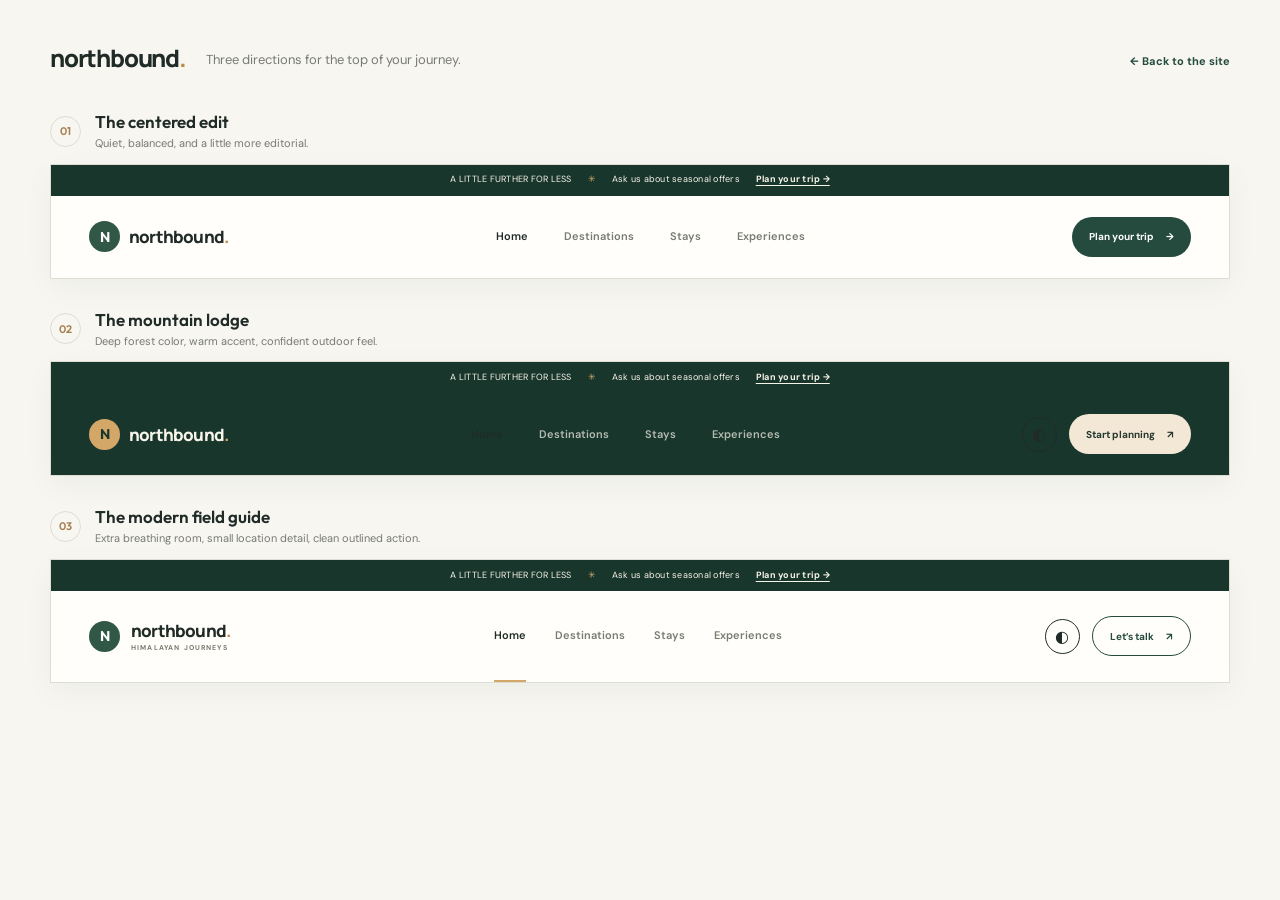
<file: header-variants.html>
<!doctype html>
<html lang="en">
<head>
  <meta charset="utf-8">
  <meta name="viewport" content="width=device-width, initial-scale=1">
  <meta name="description" content="Compare three Northbound travel website header design options.">
  <title>Header options — Northbound</title>
  <link rel="preconnect" href="https://fonts.googleapis.com">
  <link rel="preconnect" href="https://fonts.gstatic.com" crossorigin>
  <link href="https://fonts.googleapis.com/css2?family=DM+Sans:wght@400;500;600;700&family=Manrope:wght@400;500;600;700;800&family=Outfit:wght@400;500;600;700;800&display=swap" rel="stylesheet">
  <link rel="stylesheet" href="css/header-variants.css">
</head>
<body>
  <main class="variant-page">
    <header class="preview-intro">
      <a class="wordmark" href="index.html">northbound<span>.</span></a>
      <p>Three directions for the top of your journey.</p>
      <a class="back-link" href="index.html">← Back to the site</a>
    </header>

    <section class="variant">
      <div class="variant-label"><span>01</span><div><h1>The centered edit</h1><p>Quiet, balanced, and a little more editorial.</p></div></div>
      <div class="mockup mockup-one">
        <div class="offer-line">A LITTLE FURTHER FOR LESS <span>✳</span> Ask us about seasonal offers <a href="booking.html">Plan your trip →</a></div>
        <header class="header-one">
          <a class="brand" href="index.html"><span class="brand-mark">N</span><span>northbound<span class="brand-dot">.</span></span></a>
          <nav aria-label="Option one navigation"><a class="selected" href="index.html">Home</a><a href="destinations.html">Destinations</a><a href="stays.html">Stays</a><a href="experiences.html">Experiences</a></nav>
          <a class="book-link" href="booking.html">Plan your trip <span>→</span></a>
        </header>
      </div>
    </section>

    <section class="variant">
      <div class="variant-label"><span>02</span><div><h2>The mountain lodge</h2><p>Deep forest color, warm accent, confident outdoor feel.</p></div></div>
      <div class="mockup mockup-two">
        <div class="offer-line">A LITTLE FURTHER FOR LESS <span>✳</span> Ask us about seasonal offers <a href="booking.html">Plan your trip →</a></div>
        <header class="header-two">
          <a class="brand" href="index.html"><span class="brand-mark">N</span><span>northbound<span class="brand-dot">.</span></span></a>
          <nav aria-label="Option two navigation"><a class="selected" href="index.html">Home</a><a href="destinations.html">Destinations</a><a href="stays.html">Stays</a><a href="experiences.html">Experiences</a></nav>
          <div class="header-actions"><button type="button" aria-label="Color theme">◐</button><a class="book-link" href="booking.html">Start planning <span>↗</span></a></div>
        </header>
      </div>
    </section>

    <section class="variant">
      <div class="variant-label"><span>03</span><div><h2>The modern field guide</h2><p>Extra breathing room, small location detail, clean outlined action.</p></div></div>
      <div class="mockup mockup-three">
        <div class="offer-line">A LITTLE FURTHER FOR LESS <span>✳</span> Ask us about seasonal offers <a href="booking.html">Plan your trip →</a></div>
        <header class="header-three">
          <a class="brand brand-three" href="index.html"><span class="brand-mark">N</span><span>northbound<span class="brand-dot">.</span><small>HIMALAYAN JOURNEYS</small></span></a>
          <nav aria-label="Option three navigation"><a class="selected" href="index.html">Home</a><a href="destinations.html">Destinations</a><a href="stays.html">Stays</a><a href="experiences.html">Experiences</a></nav>
          <div class="header-actions"><button type="button" aria-label="Color theme">◐</button><a class="book-link" href="booking.html">Let’s talk <span>↗</span></a></div>
        </header>
      </div>
    </section>
  </main>
</body>
</html>
</file>
<file: css/header-variants.css>
:root {
  --paper: #f7f6f1;
  --surface: #fffefa;
  --ink: #202b28;
  --muted: #777b70;
  --line: #deddd3;
  --forest: #244b3e;
  --forest-dark: #19362d;
  --gold: #d3a768;
}

* { box-sizing: border-box; }
body { margin: 0; color: var(--ink); background: var(--paper); font: 15px/1.5 "DM Sans", sans-serif; }
a { color: inherit; text-decoration: none; }
.variant-page { width: min(1180px, calc(100% - 48px)); margin: 0 auto; padding: 46px 0 70px; }
.preview-intro { display: flex; align-items: end; gap: 20px; margin-bottom: 41px; }
.wordmark { font: 800 24px/1 "Manrope", sans-serif; letter-spacing: -1.2px; }
.wordmark span, .brand-dot { color: #bd8d4a; }
.preview-intro p { margin: 0 0 1px; color: var(--muted); font-size: 13px; }
.back-link { margin: 0 0 1px auto; color: var(--forest); font-size: 11px; font-weight: 700; }
.variant { margin-top: 30px; }
.variant-label { display: flex; align-items: center; gap: 14px; margin-bottom: 12px; }
.variant-label > span { display: grid; width: 31px; height: 31px; place-items: center; border: 1px solid var(--line); border-radius: 50%; color: #a67d4d; font: 600 11px "Outfit", sans-serif; }
.variant-label h1, .variant-label h2 { margin: 0; font: 600 17px/1.3 "Outfit", sans-serif; }
.variant-label p { margin: 2px 0 0; color: var(--muted); font-size: 11px; }
.mockup { overflow: hidden; border: 1px solid var(--line); background: var(--surface); box-shadow: 0 9px 28px rgba(32,43,40,.045); }
.offer-line { display: flex; align-items: center; justify-content: center; gap: 16px; min-height: 31px; padding: 4px 15px; color: #f7f4e9; background: var(--forest-dark); font-size: 9px; letter-spacing: .25px; }
.offer-line > span { color: var(--gold); }
.offer-line a { text-decoration: underline; text-underline-offset: 3px; font-weight: 700; }
.header-one, .header-two, .header-three { display: flex; min-height: 82px; align-items: center; justify-content: space-between; padding: 0 38px; }
.brand { display: inline-flex; align-items: center; gap: 9px; font: 800 17px/1 "Manrope", sans-serif; letter-spacing: -.8px; white-space: nowrap; }
.brand-mark { display: grid; width: 31px; height: 31px; place-items: center; border-radius: 50%; color: #fff; background: #315746; font: 700 14px "Outfit", sans-serif; }
.header-one nav, .header-two nav, .header-three nav { display: flex; align-items: center; gap: clamp(17px, 3vw, 36px); }
.header-one nav a, .header-two nav a, .header-three nav a { color: var(--muted); font-size: 11px; font-weight: 600; transition: color .2s ease; }
.header-one nav a:hover, .header-two nav a:hover, .header-three nav a:hover, .header-one nav .selected, .header-two nav .selected, .header-three nav .selected { color: var(--ink); }
.book-link { display: inline-flex; align-items: center; gap: 12px; min-height: 40px; padding: 0 17px; border-radius: 999px; background: var(--forest); color: #fff; font-size: 10px; font-weight: 700; white-space: nowrap; }
.book-link:hover { background: var(--forest-dark); color: #fff; }
.header-two { background: var(--forest-dark); }
.header-two .brand, .header-two nav a { color: #f7f4e9; }
.header-two nav a { opacity: .7; }
.header-two nav a:hover, .header-two nav .selected { opacity: 1; }
.header-two .brand-mark { color: var(--forest-dark); background: var(--gold); }
.header-two .brand-dot { color: var(--gold); }
.header-actions { display: flex; align-items: center; gap: 12px; }
.header-actions button { display: grid; width: 35px; height: 35px; place-items: center; border: 1px solid currentColor; border-radius: 50%; color: inherit; background: transparent; font-size: 16px; }
.header-two .book-link { color: #25372f; background: #f2e8d5; }
.header-two .book-link:hover { background: var(--gold); }
.header-three { min-height: 91px; }
.brand-three { gap: 11px; }
.brand-three small { display: block; margin-top: 5px; color: var(--muted); font: 700 7px/1 "DM Sans", sans-serif; letter-spacing: 1.15px; }
.header-three nav { align-self: stretch; gap: clamp(17px, 2.4vw, 29px); }
.header-three nav a { display: inline-flex; height: 100%; align-items: center; border-bottom: 2px solid transparent; }
.header-three nav .selected { border-bottom-color: var(--gold); }
.header-three .book-link { color: var(--forest); border: 1px solid var(--forest); background: transparent; }
.header-three .book-link:hover { color: #fff; background: var(--forest); }

@media (max-width: 700px) {
  .variant-page { width: calc(100% - 28px); padding-top: 27px; }
  .preview-intro { align-items: flex-start; flex-wrap: wrap; gap: 8px 14px; margin-bottom: 29px; }
  .wordmark { font-size: 21px; }
  .preview-intro p { align-self: center; font-size: 11px; }
  .back-link { width: 100%; margin-top: 4px; }
  .variant { margin-top: 24px; }
  .variant-label p { font-size: 10px; }
  .offer-line { gap: 8px; flex-wrap: wrap; min-height: 36px; font-size: 8px; }
  .offer-line > span { display: none; }
  .header-one, .header-two, .header-three { min-height: 70px; padding: 0 15px; }
  .header-one nav, .header-two nav, .header-three nav { display: none; }
  .header-one::after, .header-two::after, .header-three::after { width: 30px; height: 30px; border: 1px solid currentColor; border-radius: 50%; content: "☰"; display: grid; place-items: center; font-size: 12px; }
  .header-one > .book-link { margin-left: auto; margin-right: 10px; min-height: 35px; padding-inline: 12px; font-size: 9px; }
  .header-two .header-actions, .header-three .header-actions { margin-left: auto; margin-right: 9px; }
  .header-two .header-actions button, .header-three .header-actions button { display: none; }
  .header-two .book-link, .header-three .book-link { min-height: 35px; padding-inline: 12px; font-size: 9px; }
  .header-two::after { color: #f7f4e9; }
}
</file>
